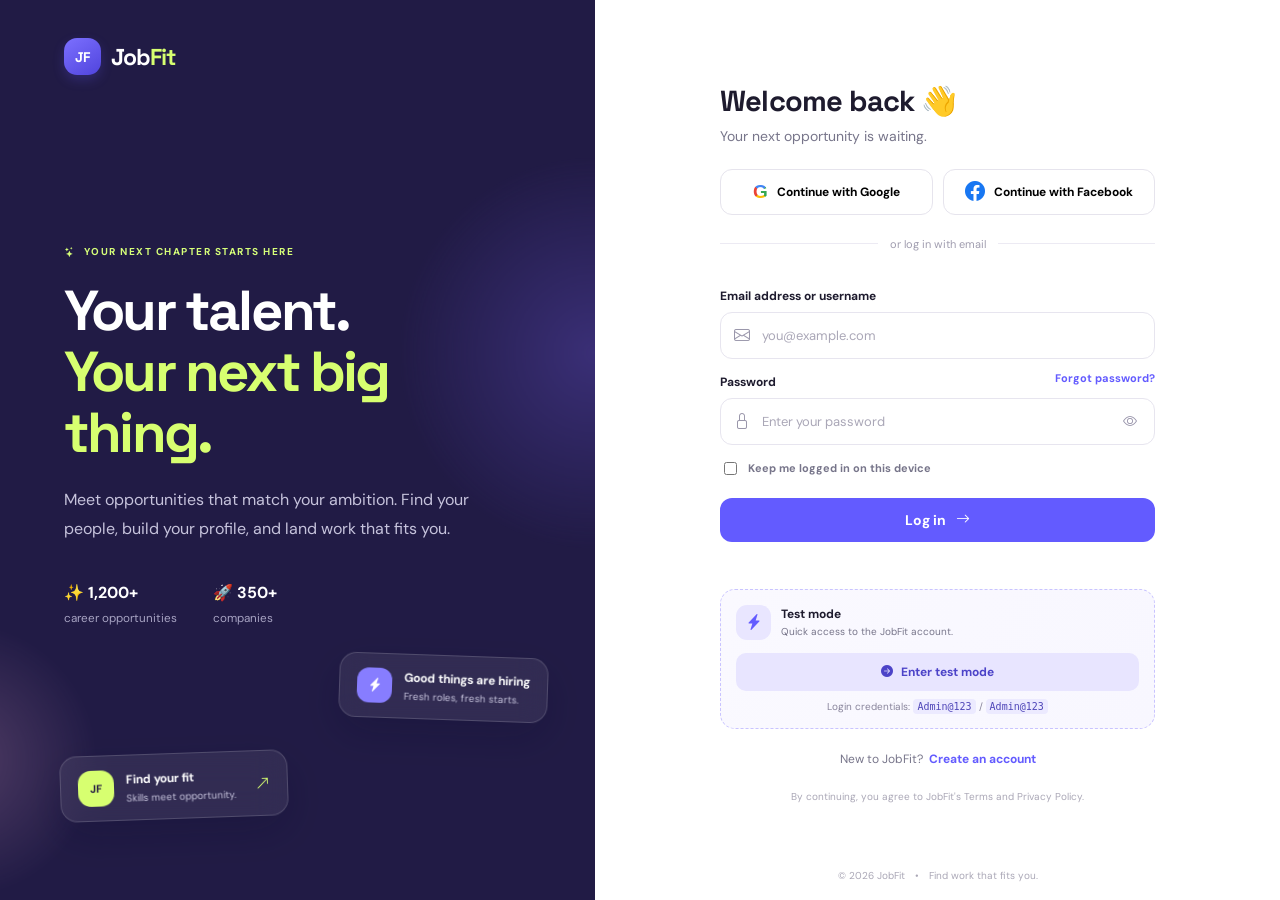
<file: index.html>
<!DOCTYPE html>
<html lang="en">
<head>
  <meta charset="UTF-8">
  <meta name="viewport" content="width=device-width, initial-scale=1.0">
  <meta name="theme-color" content="#635bff">
  <meta http-equiv="refresh" content="0; url=login.html">
  <title>JobFit — Find your fit</title>
  <script>window.location.replace('login.html');</script>
</head>
<body><p>Opening JobFit… <a href="login.html">Continue to login</a></p></body>
</html>
</file>
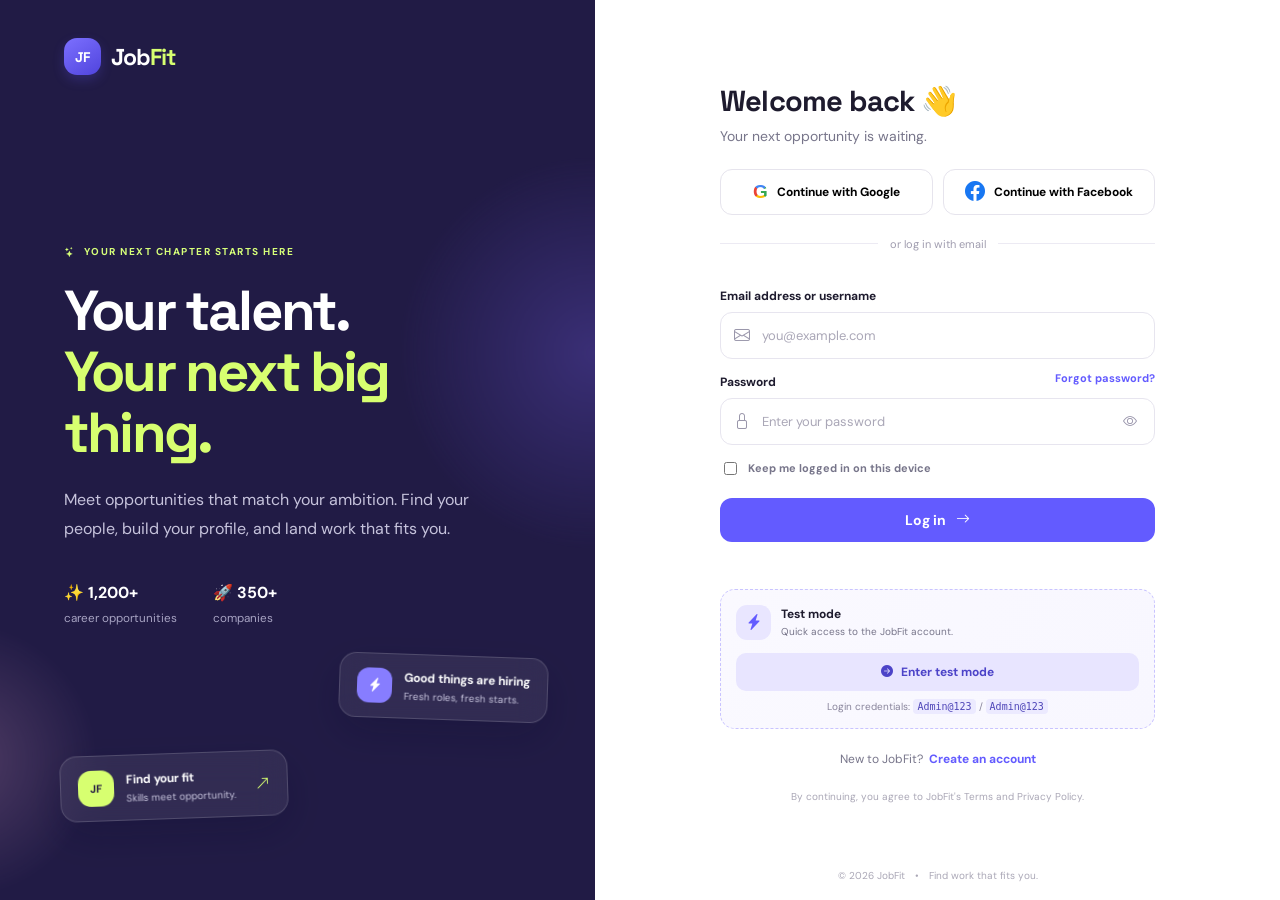
<file: dashboard.html>
<!DOCTYPE html>
<html lang="en">
<head>
  <meta charset="UTF-8">
  <meta name="viewport" content="width=device-width, initial-scale=1.0">
  <meta name="theme-color" content="#635bff">
  <meta name="description" content="JobFit — find work that fits your future.">
  <title>JobFit — Find your fit</title>
  <link rel="preconnect" href="https://fonts.googleapis.com">
  <link rel="preconnect" href="https://fonts.gstatic.com" crossorigin>
  <link href="https://fonts.googleapis.com/css2?family=DM+Sans:wght@400;500;600;700&family=Space+Grotesk:wght@500;600;700&display=swap" rel="stylesheet">
  <link href="https://cdn.jsdelivr.net/npm/bootstrap-icons@1.11.3/font/bootstrap-icons.min.css" rel="stylesheet">
  <link rel="stylesheet" href="css/style.css">
</head>
<body data-start-page="home">
  <div id="toast" class="toast" role="status" aria-live="polite"></div>
  <div id="appView" class="app">
    <aside id="sidebar" class="sidebar">
      <a class="brand sidebar-brand" href="#" data-page="home"><span class="brand-mark">JF</span><span>Job<span class="brand-fit">Fit</span></span></a>
      <div class="side-label">WORKSPACE</div>
      <nav class="side-nav" aria-label="Main navigation">
        <button class="nav-item active" data-page="home"><i class="bi bi-house-door"></i><span>Home</span></button>
        <button class="nav-item" data-page="network"><i class="bi bi-people"></i><span>My Network</span><span class="nav-count">4</span></button>
        <button class="nav-item" data-page="jobs"><i class="bi bi-briefcase"></i><span>Find jobs</span></button>
        <button class="nav-item" data-page="applications"><i class="bi bi-file-earmark-check"></i><span>Applications</span></button>
        <button class="nav-item" data-page="saved"><i class="bi bi-bookmark"></i><span>Saved jobs</span></button>
        <button class="nav-item" data-page="messages"><i class="bi bi-chat-square-text"></i><span>Messages</span><span class="unread-dot"></span></button>
        <button class="nav-item" data-page="notifications"><i class="bi bi-bell"></i><span>Notifications</span></button>
      </nav>
      <div class="side-label side-label-spaced">YOU</div>
      <nav class="side-nav">
        <button class="nav-item" data-page="profile"><i class="bi bi-person-badge"></i><span>My profile</span></button>
        <button class="nav-item" data-page="settings"><i class="bi bi-gear"></i><span>Settings</span></button>
      </nav>
      <div class="sidebar-bottom">
        <div class="upgrade-card"><span class="upgrade-spark"><i class="bi bi-stars"></i></span><b>Make your next move.</b><p>Complete your profile to stand out.</p><button data-page="profile">Improve profile <i class="bi bi-arrow-up-right"></i></button></div>
        <button class="mini-user" data-page="profile"><span class="avatar avatar-purple" id="sidebarAvatar">JF</span><span class="mini-user-text"><b id="sidebarName">JobFit Member</b><small id="sidebarHeadline">Open to opportunities</small></span><i class="bi bi-three-dots"></i></button>
      </div>
    </aside>

    <div class="main-area">
      <header class="topbar">
        <button class="mobile-menu icon-button" id="mobileMenuBtn" aria-label="Open menu"><i class="bi bi-list"></i></button>
        <a class="brand topbar-brand" href="#" data-page="home"><span class="brand-mark">JF</span><span>Job<span class="brand-fit">Fit</span></span></a>
        <div class="global-search"><i class="bi bi-search"></i><input id="globalSearch" type="search" placeholder="Search jobs, people, companies..." aria-label="Search JobFit"><kbd>⌘ K</kbd></div>
        <div class="topbar-actions">
          <button class="icon-button topbar-icon" data-page="messages" aria-label="Messages"><i class="bi bi-chat-square-text"></i><span class="icon-dot"></span></button>
          <button class="icon-button topbar-icon" data-page="notifications" aria-label="Notifications"><i class="bi bi-bell"></i><span class="icon-dot"></span></button>
          <button class="top-profile" data-page="profile"><span class="avatar avatar-purple" id="topAvatar">JF</span><span class="top-profile-name">Me <i class="bi bi-chevron-down"></i></span></button>
          <button class="icon-button logout-top" id="logoutBtn" aria-label="Log out" title="Log out"><i class="bi bi-box-arrow-right"></i></button>
        </div>
      </header>

      <main id="pageContent" class="page-content"></main>
      <footer class="app-footer"><span>© 2026 JobFit</span><a href="#" data-info="About JobFit">About</a><a href="#" data-info="Help Center">Help Center</a><a href="#" data-info="Privacy Policy">Privacy</a><span class="footer-tag"><span class="brand-mark tiny">JF</span> Find your fit.</span></footer>
    </div>
    <nav class="mobile-bottom-nav" aria-label="Mobile navigation">
      <button data-page="home" class="active"><i class="bi bi-house-door"></i><span>Home</span></button>
      <button data-page="network"><i class="bi bi-people"></i><span>Network</span></button>
      <button data-page="jobs"><i class="bi bi-briefcase"></i><span>Jobs</span></button>
      <button data-page="messages"><i class="bi bi-chat-square-text"></i><span>Inbox</span></button>
      <button data-page="profile"><i class="bi bi-person-circle"></i><span>Profile</span></button>
    </nav>
  </div>

  <div class="modal-backdrop hidden" id="modalBackdrop">
    <section class="modal-card" role="dialog" aria-modal="true" aria-labelledby="modalTitle">
      <button class="modal-close icon-button" id="modalClose" aria-label="Close dialog"><i class="bi bi-x-lg"></i></button>
      <div id="modalContent"></div>
    </section>
  </div>
  <script src="js/app.js" defer></script>
</body>
</html>
</file>
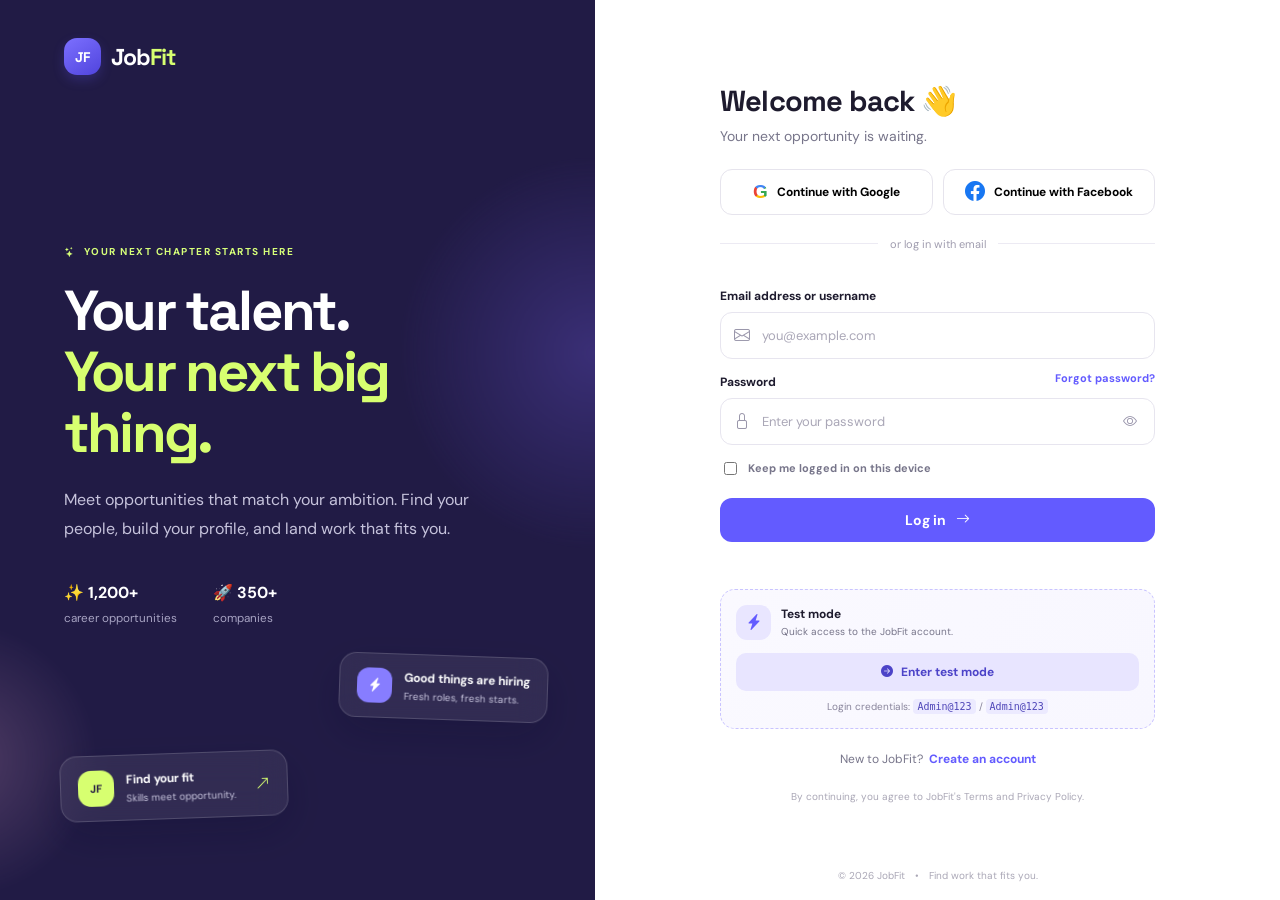
<file: login.html>
<!DOCTYPE html>
<html lang="en">
<head>
  <meta charset="UTF-8">
  <meta name="viewport" content="width=device-width, initial-scale=1.0">
  <meta name="theme-color" content="#635bff">
  <meta name="description" content="JobFit — find work that fits your future.">
  <title>Log in | JobFit</title>
  <link rel="preconnect" href="https://fonts.googleapis.com">
  <link rel="preconnect" href="https://fonts.gstatic.com" crossorigin>
  <link href="https://fonts.googleapis.com/css2?family=DM+Sans:wght@400;500;600;700&family=Space+Grotesk:wght@500;600;700&display=swap" rel="stylesheet">
  <link href="https://cdn.jsdelivr.net/npm/bootstrap-icons@1.11.3/font/bootstrap-icons.min.css" rel="stylesheet">
  <link rel="stylesheet" href="css/style.css">
  <link rel="stylesheet" href="css/auth.css">
  <script src="js/auth.js" defer></script>
</head>
<body class="auth-page" data-auth-page="login">
  <div id="toast" class="toast" role="status" aria-live="polite"></div>
  <main class="auth-shell"><section class="auth-art">
  <a class="brand brand-light" href="login.html" aria-label="JobFit home"><span class="brand-mark">JF</span><span>Job<span class="brand-fit">Fit</span></span></a>
  <div class="art-copy">
    <span class="eyebrow"><i class="bi bi-stars"></i> YOUR NEXT CHAPTER STARTS HERE</span>
    <h1>Your talent.<br><span>Your next big thing.</span></h1>
    <p>Meet opportunities that match your ambition. Find your people, build your profile, and land work that fits you.</p>
    <div class="art-stats"><div><strong>✨ 1,200+</strong><small>career opportunities</small></div><div><strong>🚀 350+</strong><small>companies</small></div></div>
  </div>
  <div class="floating-card float-one"><span class="float-icon violet"><i class="bi bi-lightning-charge-fill"></i></span><div><b>Good things are hiring</b><small>Fresh roles, fresh starts.</small></div></div>
  <div class="floating-card float-two"><div class="avatar avatar-lime">JF</div><div><b>Find your fit</b><small>Skills meet opportunity.</small></div><i class="bi bi-arrow-up-right"></i></div>
  <div class="art-orb orb-one"></div><div class="art-orb orb-two"></div>
</section>
    <section class="auth-panel"><div class="mobile-brand"><a class="brand" href="login.html"><span class="brand-mark">JF</span><span>Job<span class="brand-fit">Fit</span></span></a></div>
      <div class="auth-card"><h2>Welcome back 👋</h2>
<p class="muted">Your next opportunity is waiting.</p>
<div class="social-row"><button class="social-btn" type="button" data-social="Google"><span class="google-g">G</span><span>Continue with Google</span></button><button class="social-btn" type="button" data-social="Facebook"><i class="bi bi-facebook facebook-icon"></i><span>Continue with Facebook</span></button></div>
<div class="separator"><span>or log in with email</span></div>
<form id="loginForm" novalidate>
  <label for="loginEmail">Email address or username</label><div class="input-wrap"><i class="bi bi-envelope"></i><input id="loginEmail" name="email" type="text" placeholder="you@example.com" autocomplete="username" required></div>
  <div class="label-row"><label for="loginPassword">Password</label><button class="text-btn" type="button" id="forgotBtn">Forgot password?</button></div>
  <div class="input-wrap"><i class="bi bi-lock"></i><input id="loginPassword" name="password" type="password" placeholder="Enter your password" autocomplete="current-password" required><button class="show-password" type="button" data-toggle-password="loginPassword" aria-label="Show password"><i class="bi bi-eye"></i></button></div>
  <label class="check-row"><input type="checkbox" id="rememberMe"><span>Keep me logged in on this device</span></label>
  <button class="primary-btn full-btn" type="submit">Log in <i class="bi bi-arrow-right"></i></button>
  <p class="form-message" id="authMessage" role="status" aria-live="polite"></p>
</form>
<div class="test-mode"><div class="test-heading"><span class="test-icon"><i class="bi bi-lightning-charge-fill"></i></span><div><b>Test mode</b><small>Quick access to the JobFit account.</small></div></div><button id="testModeBtn" class="test-btn" type="button"><i class="bi bi-arrow-right-circle-fill"></i> Enter test mode</button><p class="demo-credentials">Login credentials: <code>Admin@123</code> / <code>Admin@123</code></p></div>
<p class="auth-switch">New to JobFit? <a class="text-btn" href="signup.html">Create an account</a></p><p class="legal-note">By continuing, you agree to JobFit's Terms and Privacy Policy.</p></div>
      <footer class="auth-footer">© 2026 JobFit <span>•</span> Find work that fits you.</footer>
    </section>
  </main>
</body>
</html>
</file>
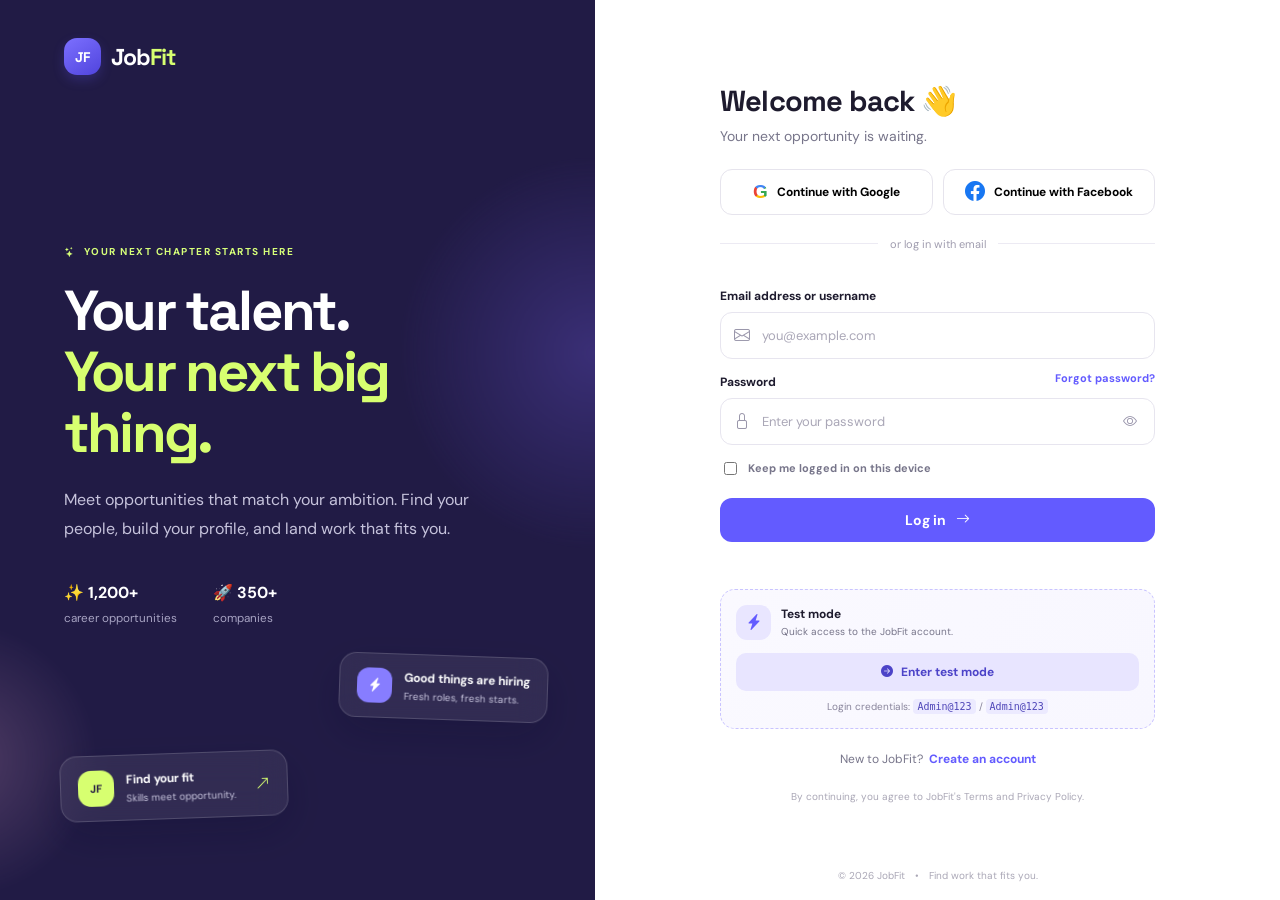
<file: profile.html>
<!DOCTYPE html>
<html lang="en">
<head>
  <meta charset="UTF-8">
  <meta name="viewport" content="width=device-width, initial-scale=1.0">
  <meta name="theme-color" content="#635bff">
  <meta name="description" content="JobFit — find work that fits your future.">
  <title>My Profile | JobFit</title>
  <link rel="preconnect" href="https://fonts.googleapis.com">
  <link rel="preconnect" href="https://fonts.gstatic.com" crossorigin>
  <link href="https://fonts.googleapis.com/css2?family=DM+Sans:wght@400;500;600;700&family=Space+Grotesk:wght@500;600;700&display=swap" rel="stylesheet">
  <link href="https://cdn.jsdelivr.net/npm/bootstrap-icons@1.11.3/font/bootstrap-icons.min.css" rel="stylesheet">
  <link rel="stylesheet" href="css/style.css">
</head>
<body data-start-page="profile">
  <div id="toast" class="toast" role="status" aria-live="polite"></div>
  <div id="appView" class="app">
    <aside id="sidebar" class="sidebar">
      <a class="brand sidebar-brand" href="#" data-page="home"><span class="brand-mark">JF</span><span>Job<span class="brand-fit">Fit</span></span></a>
      <div class="side-label">WORKSPACE</div>
      <nav class="side-nav" aria-label="Main navigation">
        <button class="nav-item active" data-page="home"><i class="bi bi-house-door"></i><span>Home</span></button>
        <button class="nav-item" data-page="network"><i class="bi bi-people"></i><span>My Network</span><span class="nav-count">4</span></button>
        <button class="nav-item" data-page="jobs"><i class="bi bi-briefcase"></i><span>Find jobs</span></button>
        <button class="nav-item" data-page="applications"><i class="bi bi-file-earmark-check"></i><span>Applications</span></button>
        <button class="nav-item" data-page="saved"><i class="bi bi-bookmark"></i><span>Saved jobs</span></button>
        <button class="nav-item" data-page="messages"><i class="bi bi-chat-square-text"></i><span>Messages</span><span class="unread-dot"></span></button>
        <button class="nav-item" data-page="notifications"><i class="bi bi-bell"></i><span>Notifications</span></button>
      </nav>
      <div class="side-label side-label-spaced">YOU</div>
      <nav class="side-nav">
        <button class="nav-item" data-page="profile"><i class="bi bi-person-badge"></i><span>My profile</span></button>
        <button class="nav-item" data-page="settings"><i class="bi bi-gear"></i><span>Settings</span></button>
      </nav>
      <div class="sidebar-bottom">
        <div class="upgrade-card"><span class="upgrade-spark"><i class="bi bi-stars"></i></span><b>Make your next move.</b><p>Complete your profile to stand out.</p><button data-page="profile">Improve profile <i class="bi bi-arrow-up-right"></i></button></div>
        <button class="mini-user" data-page="profile"><span class="avatar avatar-purple" id="sidebarAvatar">JF</span><span class="mini-user-text"><b id="sidebarName">JobFit Member</b><small id="sidebarHeadline">Open to opportunities</small></span><i class="bi bi-three-dots"></i></button>
      </div>
    </aside>

    <div class="main-area">
      <header class="topbar">
        <button class="mobile-menu icon-button" id="mobileMenuBtn" aria-label="Open menu"><i class="bi bi-list"></i></button>
        <a class="brand topbar-brand" href="#" data-page="home"><span class="brand-mark">JF</span><span>Job<span class="brand-fit">Fit</span></span></a>
        <div class="global-search"><i class="bi bi-search"></i><input id="globalSearch" type="search" placeholder="Search jobs, people, companies..." aria-label="Search JobFit"><kbd>⌘ K</kbd></div>
        <div class="topbar-actions">
          <button class="icon-button topbar-icon" data-page="messages" aria-label="Messages"><i class="bi bi-chat-square-text"></i><span class="icon-dot"></span></button>
          <button class="icon-button topbar-icon" data-page="notifications" aria-label="Notifications"><i class="bi bi-bell"></i><span class="icon-dot"></span></button>
          <button class="top-profile" data-page="profile"><span class="avatar avatar-purple" id="topAvatar">JF</span><span class="top-profile-name">Me <i class="bi bi-chevron-down"></i></span></button>
          <button class="icon-button logout-top" id="logoutBtn" aria-label="Log out" title="Log out"><i class="bi bi-box-arrow-right"></i></button>
        </div>
      </header>

      <main id="pageContent" class="page-content"></main>
      <footer class="app-footer"><span>© 2026 JobFit</span><a href="#" data-info="About JobFit">About</a><a href="#" data-info="Help Center">Help Center</a><a href="#" data-info="Privacy Policy">Privacy</a><span class="footer-tag"><span class="brand-mark tiny">JF</span> Find your fit.</span></footer>
    </div>
    <nav class="mobile-bottom-nav" aria-label="Mobile navigation">
      <button data-page="home" class="active"><i class="bi bi-house-door"></i><span>Home</span></button>
      <button data-page="network"><i class="bi bi-people"></i><span>Network</span></button>
      <button data-page="jobs"><i class="bi bi-briefcase"></i><span>Jobs</span></button>
      <button data-page="messages"><i class="bi bi-chat-square-text"></i><span>Inbox</span></button>
      <button data-page="profile"><i class="bi bi-person-circle"></i><span>Profile</span></button>
    </nav>
  </div>

  <div class="modal-backdrop hidden" id="modalBackdrop">
    <section class="modal-card" role="dialog" aria-modal="true" aria-labelledby="modalTitle">
      <button class="modal-close icon-button" id="modalClose" aria-label="Close dialog"><i class="bi bi-x-lg"></i></button>
      <div id="modalContent"></div>
    </section>
  </div>
  <script src="js/app.js" defer></script>
</body>
</html>
</file>
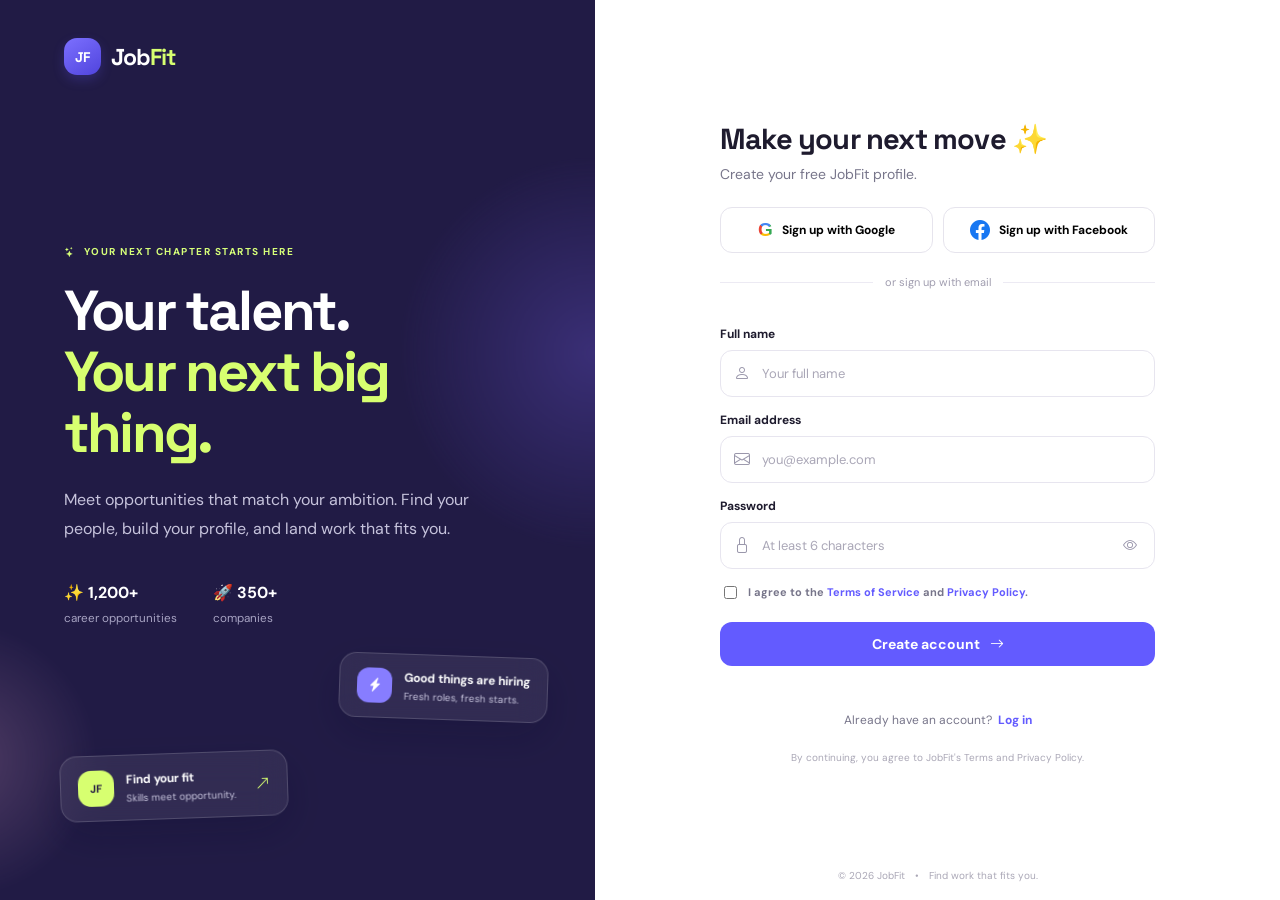
<file: signup.html>
<!DOCTYPE html>
<html lang="en">
<head>
  <meta charset="UTF-8">
  <meta name="viewport" content="width=device-width, initial-scale=1.0">
  <meta name="theme-color" content="#635bff">
  <meta name="description" content="JobFit — find work that fits your future.">
  <title>Create account | JobFit</title>
  <link rel="preconnect" href="https://fonts.googleapis.com">
  <link rel="preconnect" href="https://fonts.gstatic.com" crossorigin>
  <link href="https://fonts.googleapis.com/css2?family=DM+Sans:wght@400;500;600;700&family=Space+Grotesk:wght@500;600;700&display=swap" rel="stylesheet">
  <link href="https://cdn.jsdelivr.net/npm/bootstrap-icons@1.11.3/font/bootstrap-icons.min.css" rel="stylesheet">
  <link rel="stylesheet" href="css/style.css">
  <link rel="stylesheet" href="css/auth.css">
  <script src="js/auth.js" defer></script>
</head>
<body class="auth-page" data-auth-page="signup">
  <div id="toast" class="toast" role="status" aria-live="polite"></div>
  <main class="auth-shell"><section class="auth-art">
  <a class="brand brand-light" href="login.html" aria-label="JobFit home"><span class="brand-mark">JF</span><span>Job<span class="brand-fit">Fit</span></span></a>
  <div class="art-copy">
    <span class="eyebrow"><i class="bi bi-stars"></i> YOUR NEXT CHAPTER STARTS HERE</span>
    <h1>Your talent.<br><span>Your next big thing.</span></h1>
    <p>Meet opportunities that match your ambition. Find your people, build your profile, and land work that fits you.</p>
    <div class="art-stats"><div><strong>✨ 1,200+</strong><small>career opportunities</small></div><div><strong>🚀 350+</strong><small>companies</small></div></div>
  </div>
  <div class="floating-card float-one"><span class="float-icon violet"><i class="bi bi-lightning-charge-fill"></i></span><div><b>Good things are hiring</b><small>Fresh roles, fresh starts.</small></div></div>
  <div class="floating-card float-two"><div class="avatar avatar-lime">JF</div><div><b>Find your fit</b><small>Skills meet opportunity.</small></div><i class="bi bi-arrow-up-right"></i></div>
  <div class="art-orb orb-one"></div><div class="art-orb orb-two"></div>
</section>
    <section class="auth-panel"><div class="mobile-brand"><a class="brand" href="login.html"><span class="brand-mark">JF</span><span>Job<span class="brand-fit">Fit</span></span></a></div>
      <div class="auth-card"><h2>Make your next move ✨</h2>
<p class="muted">Create your free JobFit profile.</p>
<div class="social-row"><button class="social-btn" type="button" data-social="Google"><span class="google-g">G</span><span>Sign up with Google</span></button><button class="social-btn" type="button" data-social="Facebook"><i class="bi bi-facebook facebook-icon"></i><span>Sign up with Facebook</span></button></div>
<div class="separator"><span>or sign up with email</span></div>
<form id="signupForm" novalidate>
  <label for="signupName">Full name</label><div class="input-wrap"><i class="bi bi-person"></i><input id="signupName" name="name" type="text" placeholder="Your full name" autocomplete="name" minlength="2" required></div>
  <label for="signupEmail">Email address</label><div class="input-wrap"><i class="bi bi-envelope"></i><input id="signupEmail" name="email" type="email" placeholder="you@example.com" autocomplete="email" required></div>
  <label for="signupPassword">Password</label><div class="input-wrap"><i class="bi bi-lock"></i><input id="signupPassword" name="password" type="password" placeholder="At least 6 characters" minlength="6" autocomplete="new-password" required><button class="show-password" type="button" data-toggle-password="signupPassword" aria-label="Show password"><i class="bi bi-eye"></i></button></div>
  <label class="check-row"><input id="termsAccepted" type="checkbox" required><span>I agree to the <a href="#" class="inline-link" data-info="Terms of Service">Terms of Service</a> and <a href="#" class="inline-link" data-info="Privacy Policy">Privacy Policy</a>.</span></label>
  <button class="primary-btn full-btn" type="submit">Create account <i class="bi bi-arrow-right"></i></button>
  <p class="form-message" id="authMessage" role="status" aria-live="polite"></p>
</form>
<p class="auth-switch">Already have an account? <a class="text-btn" href="login.html">Log in</a></p><p class="legal-note">By continuing, you agree to JobFit's Terms and Privacy Policy.</p></div>
      <footer class="auth-footer">© 2026 JobFit <span>•</span> Find work that fits you.</footer>
    </section>
  </main>
</body>
</html>
</file>
<file: css/style.css>
:root{--primary:#635bff;--primary-dark:#4f46e5;--ink:#1e1b2e;--muted:#77758a;--line:#eceaf3;--page:#f7f7fb;--surface:#fff;--lime:#d7ff70;--pink:#ffb9dc;--radius:18px;--shadow:0 12px 35px rgba(34,25,78,.06)}
*{box-sizing:border-box}html{scroll-behavior:smooth}body{margin:0;font-family:"DM Sans",sans-serif;color:var(--ink);background:var(--page);font-size:14px}button,input,textarea,select{font:inherit}button{cursor:pointer}a{color:inherit;text-decoration:none}.hidden{display:none!important}.brand{display:inline-flex;align-items:center;gap:10px;font:700 23px "Space Grotesk",sans-serif;letter-spacing:-1px}.brand-mark{display:inline-flex;align-items:center;justify-content:center;width:37px;height:37px;border-radius:13px;background:linear-gradient(145deg,#7c70ff,#5044dd);color:white;font:700 14px "Space Grotesk",sans-serif;letter-spacing:-.7px;box-shadow:0 5px 12px #635bff38}.brand-fit{color:var(--primary)}.brand-light{color:#fff}.brand-light .brand-fit{color:var(--lime)}.tiny{width:20px;height:20px;border-radius:7px;font-size:8px}.muted{color:var(--muted)}.eyebrow{display:inline-flex;align-items:center;gap:8px;font-size:10px;font-weight:700;letter-spacing:1.5px;color:#d6ff79}.primary-btn{border:0;border-radius:12px;background:var(--primary);color:white;padding:13px 17px;font-weight:700;display:inline-flex;justify-content:center;align-items:center;gap:10px;transition:.2s}.primary-btn:hover{background:var(--primary-dark);transform:translateY(-1px)}.full-btn{width:100%;margin-top:5px}.secondary-btn{border:1px solid var(--line);background:#fff;color:var(--ink);border-radius:12px;padding:10px 14px;font-weight:700}.text-btn{border:0;background:none;padding:0;color:var(--primary);font-weight:700}.text-btn:hover,.inline-link:hover{text-decoration:underline}.icon-button{border:0;background:transparent;width:38px;height:38px;border-radius:12px;display:inline-flex;align-items:center;justify-content:center;color:#656278;font-size:19px}.icon-button:hover{background:#f0efff;color:var(--primary)}
/* Auth */
.auth-shell{min-height:100vh;display:grid;grid-template-columns:minmax(390px,.93fr) 1.07fr;background:white}.auth-art{position:relative;overflow:hidden;padding:38px clamp(28px,5vw,76px);background:#211b45;color:#fff;display:flex;flex-direction:column;min-height:100vh}.art-copy{position:relative;z-index:2;margin:auto 0;max-width:520px;padding:60px 0 130px}.art-copy h1{font:700 clamp(40px,4.4vw,64px)/1.08 "Space Grotesk",sans-serif;letter-spacing:-2.8px;margin:22px 0}.art-copy h1 span{color:var(--lime)}.art-copy p{max-width:405px;color:#c6c3dc;font-size:16px;line-height:1.8}.art-stats{display:flex;gap:36px;margin-top:38px}.art-stats div{display:grid;gap:7px}.art-stats strong{font-size:16px}.art-stats small{color:#a7a3c2}.floating-card{position:absolute;z-index:2;display:flex;align-items:center;gap:12px;padding:14px 17px;border:1px solid #ffffff27;border-radius:17px;background:#ffffff12;backdrop-filter:blur(16px);box-shadow:0 15px 40px #0c092c35}.floating-card b,.floating-card small{display:block}.floating-card b{font-size:12px}.floating-card small{font-size:10px;color:#c6c3dc;margin-top:4px}.float-one{right:8%;bottom:20%;transform:rotate(2deg)}.float-two{left:10%;bottom:9%;transform:rotate(-2deg)}.float-two>i{color:var(--lime);margin-left:8px}.float-icon{width:35px;height:35px;display:grid;place-items:center;border-radius:12px}.violet{background:#877dff;color:#fff}.avatar-lime{background:var(--lime);color:#282044}.art-orb{position:absolute;border-radius:50%;filter:blur(1px);opacity:.7}.orb-one{width:400px;height:400px;right:-200px;top:17%;background:radial-gradient(circle,#6e58dc77,transparent 70%)}.orb-two{width:280px;height:280px;left:-180px;bottom:0;background:radial-gradient(circle,#ffb9dc4d,transparent 70%)}.auth-panel{padding:35px clamp(24px,5vw,80px) 18px;display:flex;flex-direction:column;justify-content:center;min-width:0}.auth-card{width:100%;max-width:435px;margin:auto}.mobile-brand{display:none}.auth-tabs{display:flex;gap:6px;background:#f5f4fa;padding:5px;border-radius:13px;margin-bottom:32px}.auth-tab{flex:1;border:0;background:transparent;border-radius:10px;padding:11px;color:var(--muted);font-weight:700}.auth-tab.active{background:#fff;color:var(--ink);box-shadow:0 2px 9px #251a4a0c}.auth-card h2{font:700 29px "Space Grotesk",sans-serif;letter-spacing:-.8px;margin:0 0 8px}.auth-card>.muted,.auth-card #loginFormWrap>.muted,.auth-card #signupFormWrap>.muted{margin:0 0 24px}.social-row{display:grid;grid-template-columns:1fr 1fr;gap:10px}.social-btn{min-height:46px;border:1px solid #e6e4ed;background:#fff;border-radius:12px;display:flex;align-items:center;justify-content:center;gap:9px;padding:8px;font-size:12px;font-weight:700;transition:.2s}.social-btn:hover{border-color:#b8b2ff;background:#faf9ff}.google-g{font:bold 19px Arial;background:conic-gradient(from -45deg,#4285f4 0 25%,#34a853 0 50%,#fbbc05 0 75%,#ea4335 0);color:transparent;background-clip:text;-webkit-background-clip:text}.facebook-icon{font-size:20px;color:#1877f2}.separator{display:flex;align-items:center;gap:12px;color:#a09daf;font-size:11px;margin:22px 0}.separator:before,.separator:after{content:"";height:1px;background:var(--line);flex:1}form>label,.label-row label{display:block;font-size:12px;font-weight:700;margin:15px 0 8px}.input-wrap{display:flex;align-items:center;gap:10px;border:1px solid #e7e5ef;border-radius:12px;padding:0 13px;height:47px;transition:.2s}.input-wrap:focus-within{border-color:#938bff;box-shadow:0 0 0 3px #635bff12}.input-wrap>i{color:#9a97ab;font-size:16px}.input-wrap input{min-width:0;flex:1;border:0;outline:0;background:transparent;color:var(--ink);font-size:13px}.input-wrap input::placeholder{color:#aaa7b7}.label-row{display:flex;align-items:center;justify-content:space-between}.label-row label{margin-bottom:8px}.label-row .text-btn{font-size:11px}.show-password{border:0;background:transparent;color:#9995ab;padding:4px}.check-row{display:flex;align-items:flex-start;gap:8px;font-size:11px;color:var(--muted);line-height:1.5;margin:15px 0}.check-row input{accent-color:var(--primary);margin-top:2px}.inline-link{color:var(--primary);font-weight:700}.test-mode{margin-top:23px;border:1px dashed #c9c4ff;border-radius:15px;background:linear-gradient(120deg,#faf9ff,#f8f7ff);padding:15px}.test-heading{display:flex;align-items:center;gap:10px}.test-icon{width:35px;height:35px;border-radius:11px;background:#e9e6ff;color:var(--primary);display:grid;place-items:center;font-size:16px}.test-heading b,.test-heading small{display:block}.test-heading b{font-size:12px}.test-heading small{font-size:10px;color:var(--muted);margin-top:3px}.demo-badge{margin-left:auto;border-radius:6px;padding:5px 7px;background:#e8ffd1;color:#446c00;font-size:9px;font-weight:800;letter-spacing:.5px}.test-btn{width:100%;border:0;border-radius:10px;padding:11px;margin-top:13px;background:#e8e5ff;color:#4c43c8;font-size:12px;font-weight:700}.test-btn:hover{background:#ddd8ff}.test-btn i{margin-right:5px}.demo-credentials{font-size:10px;color:#88849b;margin:9px 0 0;text-align:center}.demo-credentials code{color:#4f46b8;background:#eceaff;border-radius:4px;padding:2px 4px}.auth-switch{text-align:center;font-size:12px;color:var(--muted);margin:22px 0}.auth-switch .text-btn{margin-left:3px}.legal-note{text-align:center;color:#aaa7b6;font-size:10px;line-height:1.6;margin:18px 0 0}.auth-footer{font-size:10px;color:#aaa7b6;text-align:center;padding-top:18px}.auth-footer span{padding:0 7px}
/* App frame */
.app{min-height:100vh}.sidebar{position:fixed;z-index:20;left:0;top:0;bottom:0;width:245px;background:#fff;border-right:1px solid var(--line);padding:25px 16px 14px;display:flex;flex-direction:column}.sidebar-brand{padding:0 10px 32px}.side-label{font-size:9px;font-weight:800;letter-spacing:1.5px;color:#aaa7b9;padding:0 13px 12px}.side-label-spaced{margin-top:27px}.side-nav{display:grid;gap:5px}.nav-item{display:flex;align-items:center;gap:13px;width:100%;border:0;background:transparent;border-radius:12px;padding:12px 13px;text-align:left;color:#747187;font-size:12px;font-weight:600;transition:.2s}.nav-item i{font-size:18px;width:20px;text-align:center}.nav-item:hover{background:#f7f6ff;color:var(--primary)}.nav-item.active{background:#eeecff;color:var(--primary);font-weight:800}.nav-count{margin-left:auto;background:#e0dcff;color:#5d52e7;border-radius:6px;padding:3px 6px;font-size:9px}.unread-dot{width:6px;height:6px;background:#ff6e9f;border-radius:50%;margin-left:auto}.sidebar-bottom{margin-top:auto}.upgrade-card{background:#f5f3ff;border:1px solid #e9e5ff;border-radius:15px;padding:15px;margin-bottom:14px}.upgrade-spark{display:grid;place-items:center;width:30px;height:30px;background:#e4dfff;border-radius:10px;color:var(--primary);margin-bottom:12px}.upgrade-card b{font-size:12px}.upgrade-card p{font-size:10px;color:var(--muted);line-height:1.5;margin:6px 0 12px}.upgrade-card button{border:0;background:transparent;color:var(--primary);font-size:10px;font-weight:800;padding:0}.mini-user{display:flex;align-items:center;gap:9px;width:100%;border:0;border-top:1px solid var(--line);padding:14px 3px 3px;background:#fff;text-align:left}.avatar{width:36px;height:36px;display:inline-flex;align-items:center;justify-content:center;border-radius:13px;font-size:11px;font-weight:800;flex-shrink:0}.avatar-purple{color:white;background:linear-gradient(135deg,#8274ff,#5546ce)}.avatar-pink{color:#75244c;background:#ffd8eb}.avatar-blue{color:#174b87;background:#cce6ff}.avatar-orange{color:#8b451b;background:#ffe0c7}.avatar-green{color:#276144;background:#d7f6df}.mini-user-text{display:grid;gap:3px;min-width:0;flex:1}.mini-user-text b{font-size:11px;overflow:hidden;text-overflow:ellipsis;white-space:nowrap}.mini-user-text small{font-size:9px;color:var(--muted);overflow:hidden;text-overflow:ellipsis;white-space:nowrap}.mini-user>i{color:#aaa7b8}.main-area{margin-left:245px;min-height:100vh;display:flex;flex-direction:column}.topbar{height:76px;background:#fff;border-bottom:1px solid var(--line);display:flex;align-items:center;gap:24px;padding:0 clamp(20px,3vw,44px);position:sticky;top:0;z-index:15}.topbar-brand{display:none}.global-search{display:flex;align-items:center;gap:10px;width:min(420px,38vw);height:40px;padding:0 12px;background:#f5f4f9;border:1px solid transparent;border-radius:11px;color:#9996ab}.global-search:focus-within{border-color:#c5c0ff;background:white}.global-search input{min-width:0;flex:1;border:0;outline:0;background:transparent;font-size:12px;color:var(--ink)}.global-search kbd{font-size:9px;border:1px solid #e2e0e9;border-radius:5px;padding:3px 5px;color:#aaa7b6;background:white}.topbar-actions{margin-left:auto;display:flex;align-items:center;gap:9px}.topbar-icon{position:relative;background:#f7f6fb}.icon-dot{position:absolute;right:8px;top:7px;width:6px;height:6px;background:#ff6e9f;border:1px solid white;border-radius:50%}.top-profile{display:flex;align-items:center;gap:7px;border:0;background:transparent;padding:3px 6px}.top-profile-name{font-size:10px;color:#77748a}.top-profile-name i{font-size:9px;margin-left:3px}.logout-top{border-left:1px solid var(--line);border-radius:0;margin-left:2px}.page-content{width:100%;max-width:1510px;margin:0 auto;padding:29px clamp(20px,3vw,44px) 40px;flex:1;min-width:0}.app-footer{display:flex;align-items:center;gap:19px;flex-wrap:wrap;padding:18px clamp(20px,3vw,44px);color:#aaa7b7;font-size:10px}.app-footer a:hover{color:var(--primary)}.footer-tag{margin-left:auto;display:flex;align-items:center;gap:6px}.mobile-menu,.mobile-bottom-nav{display:none}
/* Components */
.page-heading{display:flex;align-items:flex-start;justify-content:space-between;gap:18px;margin-bottom:23px}.page-heading h1{font:700 27px "Space Grotesk",sans-serif;letter-spacing:-.8px;margin:0 0 7px}.page-heading p{margin:0;color:var(--muted);font-size:12px;line-height:1.6}.heading-actions{display:flex;gap:9px;align-items:center}.pill{display:inline-flex;align-items:center;gap:5px;border-radius:100px;padding:6px 10px;font-size:10px;font-weight:700;background:#f0efff;color:#635bff}.section-title{font:700 15px "Space Grotesk",sans-serif;letter-spacing:-.3px;margin:0}.section-subtitle{font-size:11px;color:var(--muted);margin:5px 0 0}.panel{background:#fff;border:1px solid var(--line);border-radius:var(--radius);box-shadow:0 2px 8px #24164a03}.panel-pad{padding:20px}.section-head{display:flex;align-items:center;justify-content:space-between;gap:10px;margin-bottom:17px}.section-head .text-btn{font-size:11px}.layout-three{display:grid;grid-template-columns:minmax(190px,.82fr) minmax(330px,1.7fr) minmax(200px,.9fr);gap:19px;align-items:start}.stack{display:grid;gap:16px;min-width:0}.profile-mini{overflow:hidden}.cover-mini{height:69px;background:radial-gradient(circle at 80% 10%,#ffb9dc 0 13%,transparent 14%),linear-gradient(120deg,#28204e,#6558d9)}.profile-mini-body{padding:0 16px 17px}.profile-mini-avatar{margin-top:-24px;border:4px solid white;width:54px;height:54px;border-radius:18px;font-size:15px}.profile-mini h3{font:700 14px "Space Grotesk",sans-serif;margin:9px 0 4px}.profile-mini p{font-size:10px;color:var(--muted);line-height:1.5;margin:0}.mini-divider{height:1px;background:var(--line);margin:15px 0}.metric-row{display:flex;justify-content:space-between;align-items:center;font-size:10px;color:var(--muted);margin:11px 0}.metric-row strong{color:var(--primary);font-size:11px}.progress-track{height:5px;background:#eeecf7;border-radius:8px;overflow:hidden}.progress-fill{height:100%;width:72%;background:linear-gradient(90deg,#635bff,#b7aaff);border-radius:8px}.composer{padding:16px}.composer-top{display:flex;gap:10px;align-items:center}.composer-input{flex:1;border:1px solid #e8e6f0;border-radius:100px;padding:12px 15px;text-align:left;color:#89869a;background:white;font-size:11px}.composer-input:hover{background:#faf9ff;border-color:#d2cdff}.composer-actions{display:flex;justify-content:space-between;align-items:center;gap:8px;margin-top:14px;padding-top:13px;border-top:1px solid #f0eef5}.composer-action{border:0;background:transparent;padding:6px 8px;color:#77748a;font-size:10px;font-weight:700;border-radius:8px}.composer-action:hover{background:#f6f4ff;color:var(--primary)}.composer-action i{margin-right:5px;font-size:15px}.post-card{padding:18px}.post-head{display:flex;align-items:flex-start;gap:10px}.post-author{flex:1;min-width:0}.post-author h3{font-size:12px;margin:1px 0 4px}.post-author p{font-size:10px;color:var(--muted);margin:0;line-height:1.5}.post-author .post-time{font-size:9px;margin-top:3px}.post-menu{border:0;background:transparent;color:#aaa6b8}.post-copy{font-size:12px;line-height:1.75;color:#514e63;margin:15px 0}.post-copy strong{color:var(--ink)}.post-art{border-radius:14px;padding:22px;min-height:130px;display:flex;align-items:center;justify-content:space-between;gap:15px;overflow:hidden}.post-art h4{font:700 19px "Space Grotesk",sans-serif;max-width:230px;margin:0 0 8px;letter-spacing:-.4px}.post-art p{margin:0;font-size:10px;opacity:.75}.post-art .art-emoji{font-size:44px}.art-lilac{background:linear-gradient(115deg,#ece8ff,#d7d0ff);color:#3e327f}.art-lime{background:linear-gradient(115deg,#efffc9,#d8ff80);color:#354616}.art-peach{background:linear-gradient(115deg,#ffe8d7,#ffc4ad);color:#713b2b}.post-stats{display:flex;justify-content:space-between;color:#9995a9;font-size:10px;padding:12px 0;border-bottom:1px solid #f0eef5}.post-actions{display:grid;grid-template-columns:repeat(3,1fr);gap:5px;padding-top:9px}.post-actions-no-comments{grid-template-columns:repeat(2,minmax(0,1fr))}.post-action{border:0;background:transparent;border-radius:8px;padding:8px 3px;color:#79768b;font-size:10px;font-weight:700}.post-action i{font-size:15px;margin-right:5px}.post-action:hover,.post-action.liked{background:#f2f0ff;color:var(--primary)}.job-mini{display:flex;gap:10px;padding:12px 0;border-bottom:1px solid #f1eff6}.job-mini:last-child{border-bottom:0;padding-bottom:0}.company-logo{width:40px;height:40px;display:grid;place-items:center;border-radius:13px;font-size:18px;font-weight:800;flex-shrink:0}.logo-violet{background:#e8e3ff;color:#5c49c9}.logo-green{background:#dff7e7;color:#277b4a}.logo-orange{background:#ffeadc;color:#b95b27}.logo-blue{background:#deedff;color:#2b64aa}.logo-dark{background:#292443;color:#d7ff70}.job-mini-info{min-width:0;flex:1}.job-mini h4{font-size:11px;margin:1px 0 5px}.job-mini p{font-size:9px;color:var(--muted);margin:0 0 5px;line-height:1.5}.job-salary{font-size:10px;font-weight:800;color:#5144ca}.job-meta{font-size:9px;color:#a19daf;margin-top:6px}.save-icon{border:0;background:transparent;color:#a5a1b3;font-size:16px;padding:3px}.save-icon.saved{color:var(--primary)}.trend-row{display:flex;gap:9px;padding:10px 0;border-bottom:1px solid #f1eff6}.trend-row:last-child{border-bottom:0}.trend-number{font-size:10px;color:#aaa5b9;font-weight:800}.trend-row b{display:block;font-size:10px}.trend-row small{display:block;color:var(--muted);font-size:9px;margin-top:4px}.tip-card{background:#282044;color:#fff;border-radius:var(--radius);padding:19px;position:relative;overflow:hidden}.tip-card:after{content:"✦";position:absolute;right:10px;top:-25px;font-size:100px;color:#ffffff0c}.tip-card .pill{background:#d7ff70;color:#333f15}.tip-card h3{font:700 16px "Space Grotesk",sans-serif;line-height:1.4;margin:14px 0 7px;position:relative;z-index:1}.tip-card p{color:#c5c1d9;font-size:10px;line-height:1.7;position:relative;z-index:1}.tip-card button{border:0;background:var(--lime);color:#2b2544;border-radius:9px;padding:9px 11px;font-size:10px;font-weight:800;position:relative;z-index:1}
/* Job pages */
.job-layout{display:grid;grid-template-columns:minmax(235px,.8fr) minmax(0,1.7fr);gap:20px;align-items:start}.filter-panel{padding:20px;position:sticky;top:95px}.filter-group{padding:15px 0;border-bottom:1px solid var(--line)}.filter-group:last-child{border:0;padding-bottom:0}.filter-group h4{font-size:11px;margin:0 0 12px}.filter-group label{display:flex;align-items:center;gap:8px;color:#77748a;font-size:11px;margin:10px 0}.filter-group input[type=checkbox],.filter-group input[type=radio]{accent-color:var(--primary)}.filter-group input[type=text],.filter-group select{width:100%;border:1px solid var(--line);border-radius:9px;padding:10px;font-size:11px;outline:none}.job-searchbar{display:flex;gap:8px;margin-bottom:15px}.job-searchbar .input-wrap{flex:1;background:#fff}.job-results-head{display:flex;justify-content:space-between;align-items:center;margin-bottom:12px}.job-results-head p{font-size:11px;color:var(--muted)}.job-listing{padding:18px;margin-bottom:11px;transition:.2s}.job-listing:hover{border-color:#d5d0ff;box-shadow:0 8px 22px #392c6c0a}.job-listing-top{display:flex;gap:12px}.job-listing .company-logo{width:48px;height:48px;border-radius:14px;font-size:21px}.job-listing-main{flex:1;min-width:0}.job-listing h3{font:700 14px "Space Grotesk",sans-serif;margin:1px 0 5px}.job-listing .company-name{font-size:11px;color:#77748a;margin:0 0 7px}.job-listing .job-detail-line{font-size:10px;color:#9995a8;line-height:1.7}.job-listing .salary{font-size:11px;font-weight:800;color:#4d43bf;margin-top:9px}.job-listing-bottom{display:flex;align-items:center;justify-content:space-between;gap:10px;margin-top:14px;padding-top:13px;border-top:1px solid #f0eef5}.tag-row{display:flex;gap:6px;flex-wrap:wrap}.tag{border-radius:7px;background:#f3f2fa;padding:5px 8px;font-size:9px;color:#6d6981;font-weight:700}.tag.green{background:#e6f8e9;color:#287547}.tag.pink{background:#fff0f7;color:#b34c83}.job-actions{display:flex;gap:7px}.small-btn{border:1px solid #dedaff;background:#fff;color:var(--primary);border-radius:9px;padding:8px 11px;font-size:10px;font-weight:800}.small-btn:hover{background:#f4f2ff}.small-btn.filled{background:var(--primary);color:white;border-color:var(--primary)}.search-heading{display:flex;align-items:center;gap:12px;margin-bottom:20px}.search-heading .global-search{width:100%;max-width:none;background:white;border-color:var(--line)}.job-detail-grid{display:grid;grid-template-columns:minmax(0,1.6fr) minmax(220px,.8fr);gap:18px;align-items:start}.detail-hero{padding:23px}.detail-hero h1{font:700 23px "Space Grotesk",sans-serif;margin:17px 0 7px}.detail-hero .company-name{color:var(--muted);font-size:12px}.detail-section{padding:22px;margin-top:13px}.detail-section h3{font:700 15px "Space Grotesk",sans-serif;margin:0 0 13px}.detail-section p,.detail-section li{color:#6f6b80;font-size:12px;line-height:1.8}.detail-section ul{padding-left:19px}.salary-big{font:700 20px "Space Grotesk",sans-serif;color:#5144ca;margin:8px 0}.application-row{display:flex;align-items:center;gap:13px;padding:16px 0;border-bottom:1px solid var(--line)}.application-row:last-child{border-bottom:0}.application-row .job-mini-info{flex:1}.status{display:inline-flex;border-radius:7px;padding:6px 8px;font-size:9px;font-weight:800;background:#f0eff6;color:#77748a}.status.review{background:#fff4d8;color:#97690a}.status.interview{background:#e8e4ff;color:#5c4dc2}.status.accepted{background:#e0f7e6;color:#267849}.status.rejected{background:#ffe7e9;color:#ba3c54}
/* Profile/network/messages */
.profile-cover{height:150px;background:radial-gradient(circle at 82% 22%,#d7ff70 0 7%,transparent 7.5%),radial-gradient(circle at 76% 48%,#ffb9dc 0 12%,transparent 12.5%),linear-gradient(110deg,#282044,#7568ec);border-radius:var(--radius) var(--radius) 0 0}.profile-main{padding:0 25px 23px}.profile-main-top{display:flex;align-items:flex-end;justify-content:space-between;margin-top:-36px;gap:15px}.profile-big-avatar{width:88px;height:88px;border-radius:26px;border:5px solid white;font-size:24px}.profile-main h1{font:700 23px "Space Grotesk",sans-serif;margin:14px 0 5px}.profile-main .headline{font-size:12px;color:#77748a;line-height:1.7}.profile-meta{font-size:10px;color:#9995a8;margin-top:9px}.profile-badges{display:flex;gap:7px;flex-wrap:wrap;margin-top:12px}.skill-list{display:flex;gap:8px;flex-wrap:wrap}.skill-chip{border-radius:9px;padding:8px 11px;background:#f4f2ff;color:#5d51c5;font-size:10px;font-weight:700}.people-grid{display:grid;grid-template-columns:repeat(3,minmax(0,1fr));gap:13px}.person-card{padding:18px;text-align:center}.person-card .avatar{width:65px;height:65px;border-radius:22px;font-size:17px;margin:4px auto 12px}.person-card h3{font-size:12px;margin:0 0 5px}.person-card p{font-size:10px;color:var(--muted);line-height:1.5;min-height:30px;margin:0 0 13px}.person-card .small-btn{width:100%}.message-layout{display:grid;grid-template-columns:minmax(210px,.8fr) minmax(0,1.5fr);min-height:530px;overflow:hidden}.conversation-list{border-right:1px solid var(--line)}.conversation-search{margin:0 15px 10px;width:calc(100% - 30px);border:1px solid var(--line);border-radius:9px;padding:10px;font-size:11px;outline:none}.conversation-item{display:flex;align-items:center;gap:10px;padding:13px 16px;width:100%;border:0;background:white;text-align:left;border-top:1px solid #f3f1f7}.conversation-item.active,.conversation-item:hover{background:#f7f5ff}.conversation-item .avatar{width:37px;height:37px}.conversation-item b{display:block;font-size:11px}.conversation-item small{display:block;font-size:10px;color:var(--muted);margin-top:4px;overflow:hidden;text-overflow:ellipsis;white-space:nowrap;max-width:145px}.chat-area{display:flex;flex-direction:column;min-width:0}.chat-head{display:flex;align-items:center;gap:10px;padding:15px;border-bottom:1px solid var(--line)}.chat-head b{font-size:12px}.chat-head small{display:block;color:var(--muted);font-size:10px;margin-top:4px}.chat-body{flex:1;padding:18px;display:flex;flex-direction:column;gap:12px;min-height:320px;max-height:440px;overflow-y:auto;background:#fcfbff}.chat-message{max-width:80%;border-radius:13px;padding:10px 12px;font-size:11px;line-height:1.6;background:white;border:1px solid var(--line);align-self:flex-start}.chat-message.mine{background:#635bff;color:white;border-color:#635bff;align-self:flex-end;border-bottom-right-radius:4px}.chat-message:not(.mine){border-bottom-left-radius:4px}.chat-compose{display:flex;gap:8px;padding:13px;border-top:1px solid var(--line)}.chat-compose input{flex:1;min-width:0;border:1px solid var(--line);border-radius:100px;padding:10px 13px;font-size:11px;outline:none}.chat-compose button{width:38px;border:0;border-radius:12px;background:var(--primary);color:#fff}.notification-item{display:flex;gap:12px;padding:17px 0;border-bottom:1px solid var(--line)}.notification-item:last-child{border-bottom:0}.notification-item .avatar{width:40px;height:40px}.notification-item p{font-size:11px;line-height:1.6;margin:2px 0;color:#6e6a80}.notification-item small{font-size:9px;color:#a09caf}.notification-item.unread{background:#faf9ff;margin:0 -12px;padding:17px 12px}.settings-row{display:flex;align-items:center;gap:13px;padding:16px 0;border-bottom:1px solid var(--line)}.settings-row:last-child{border:0}.settings-row>i{width:37px;height:37px;display:grid;place-items:center;border-radius:12px;background:#f1efff;color:var(--primary);font-size:17px}.settings-row div{flex:1}.settings-row b{font-size:12px}.settings-row p{font-size:10px;color:var(--muted);margin:5px 0 0;line-height:1.5}.settings-row input[type=checkbox]{accent-color:var(--primary);width:17px;height:17px}.empty-state{text-align:center;padding:45px 15px;color:var(--muted)}.empty-state i{font-size:35px;color:#b4afff}.empty-state h3{font:700 16px "Space Grotesk",sans-serif;color:var(--ink);margin:13px 0 6px}.empty-state p{font-size:11px;line-height:1.6}
/* Modal and toast */
.modal-backdrop{position:fixed;inset:0;background:#1c173b77;backdrop-filter:blur(5px);z-index:80;display:grid;place-items:center;padding:20px}.modal-card{width:min(100%,520px);max-height:min(88vh,800px);overflow:auto;position:relative;background:white;border-radius:22px;padding:27px;box-shadow:0 30px 100px #1a133a3d}.modal-close{position:absolute;right:13px;top:13px}.modal-card h2{font:700 22px "Space Grotesk",sans-serif;margin:0 35px 8px 0}.modal-card .muted{font-size:12px;line-height:1.6}.modal-form{display:grid;gap:12px;margin-top:18px}.modal-form label{font-size:11px;font-weight:700;display:grid;gap:7px}.modal-form input,.modal-form textarea,.modal-form select{width:100%;border:1px solid var(--line);border-radius:10px;padding:11px;outline:none;resize:vertical}.modal-form input:focus,.modal-form textarea:focus{border-color:#a29aff}.toast{position:fixed;top:18px;left:50%;transform:translate(-50%,-140%);opacity:0;transition:.3s;z-index:100;background:#211b45;color:white;border-radius:12px;padding:12px 17px;box-shadow:0 10px 30px #211b4533;font-size:12px;max-width:calc(100vw - 30px)}.toast.show{transform:translate(-50%,0);opacity:1}.toast i{color:var(--lime);margin-right:7px}
@media(max-width:1200px){.sidebar{width:220px}.main-area{margin-left:220px}.layout-three{grid-template-columns:minmax(175px,.75fr) minmax(300px,1.6fr)}.right-column{grid-column:2;grid-row:2;grid-template-columns:repeat(2,minmax(0,1fr))}.right-column>.tip-card{grid-column:span 2}.topbar{gap:15px}.global-search{width:min(350px,35vw)}}
@media(max-width:900px){.auth-shell{grid-template-columns:.78fr 1.22fr}.auth-art{padding:30px}.art-copy h1{font-size:43px}.float-one{right:3%;bottom:13%}.float-two{left:5%;bottom:4%}.sidebar{width:72px;padding:20px 9px}.sidebar-brand{padding:0 8px 30px}.sidebar-brand>span:last-child,.side-label,.nav-item span,.upgrade-card,.mini-user-text,.mini-user>i{display:none}.nav-item{justify-content:center;padding:13px 8px}.nav-item i{font-size:20px}.mini-user{justify-content:center}.main-area{margin-left:72px}.layout-three{grid-template-columns:minmax(0,1fr) minmax(0,1.7fr)}.left-column{grid-column:1;grid-row:1}.center-column{grid-column:2;grid-row:1 / span 2}.right-column{grid-column:1;grid-row:2;grid-template-columns:1fr}.right-column>.tip-card{grid-column:auto}.job-layout{grid-template-columns:220px minmax(0,1fr)}.people-grid{grid-template-columns:repeat(2,minmax(0,1fr))}.top-profile-name{display:none}}
@media(max-width:650px){body{font-size:13px}.auth-shell{display:block;min-height:100vh}.auth-art{display:none}.auth-panel{min-height:100vh;padding:22px 20px 15px}.mobile-brand{display:block;margin:4px 0 34px}.auth-card{max-width:430px}.auth-tabs{margin-bottom:26px}.auth-card h2{font-size:27px}.social-row{grid-template-columns:1fr}.social-btn{font-size:12px}.auth-footer{padding-top:22px}.sidebar{display:none;position:fixed;left:0;top:0;bottom:0;width:260px;padding:23px 16px;box-shadow:15px 0 45px #1c173b25}.sidebar.mobile-open{display:flex}.sidebar-brand>span:last-child,.side-label,.nav-item span,.upgrade-card,.mini-user-text,.mini-user>i{display:initial}.nav-item{justify-content:flex-start;padding:12px 13px}.nav-item span{display:inline}.main-area{margin-left:0;padding-bottom:66px}.topbar{height:64px;padding:0 14px;gap:10px}.mobile-menu{display:inline-flex}.topbar-brand{display:inline-flex;font-size:20px;gap:7px}.topbar-brand .brand-mark{width:32px;height:32px;border-radius:11px}.global-search{flex:1;width:auto;min-width:0;height:37px}.global-search kbd{display:none}.topbar-actions{gap:3px}.topbar-icon{display:none}.top-profile{padding:0}.top-profile-name{display:none}.top-profile .avatar{width:32px;height:32px}.logout-top{display:none}.page-content{padding:22px 14px 28px}.app-footer{padding:14px 16px 20px;gap:12px}.footer-tag{margin-left:0}.page-heading{margin-bottom:18px}.page-heading h1{font-size:24px}.page-heading p{font-size:11px}.heading-actions{flex-wrap:wrap}.layout-three{display:flex;flex-direction:column}.left-column,.center-column,.right-column{width:100%;display:grid;grid-template-columns:1fr;grid-row:auto;grid-column:auto}.left-column{order:1}.center-column{order:2}.right-column{order:3}.right-column>.tip-card{grid-column:auto}.profile-mini{display:none}.job-layout{display:flex;flex-direction:column}.filter-panel{position:static;width:100%}.job-detail-grid{grid-template-columns:1fr}.job-detail-grid>.stack{grid-row:1}.job-searchbar{flex-wrap:wrap}.job-searchbar .input-wrap{flex-basis:100%}.job-listing{padding:14px}.job-listing-bottom{align-items:flex-start;flex-direction:column}.job-actions{width:100%}.job-actions button{flex:1}.people-grid{grid-template-columns:repeat(2,minmax(0,1fr));gap:9px}.person-card{padding:13px 10px}.person-card .avatar{width:53px;height:53px}.message-layout{grid-template-columns:1fr;min-height:0}.conversation-list{border-right:0}.conversation-list .conversation-item{display:none}.conversation-list .conversation-item:first-of-type{display:flex}.chat-area{min-height:430px;border-top:1px solid var(--line)}.chat-body{min-height:300px}.profile-cover{height:110px}.profile-main{padding:0 16px 19px}.profile-main-top{margin-top:-30px}.profile-big-avatar{width:73px;height:73px;border-radius:22px;font-size:20px}.profile-main h1{font-size:20px}.panel-pad{padding:16px}.post-card{padding:14px}.post-art{padding:17px;min-height:112px}.post-art h4{font-size:16px}.post-art .art-emoji{font-size:32px}.modal-card{padding:23px 18px;border-radius:18px}.mobile-bottom-nav{position:fixed;display:flex;z-index:30;bottom:0;left:0;right:0;background:#fff;border-top:1px solid var(--line);padding:7px 4px calc(7px + env(safe-area-inset-bottom));justify-content:space-around}.mobile-bottom-nav button{display:grid;justify-items:center;gap:3px;border:0;background:transparent;color:#8b879d;font-size:9px;min-width:53px;padding:3px 5px}.mobile-bottom-nav button i{font-size:19px}.mobile-bottom-nav button.active{color:var(--primary);font-weight:800}.app-footer{font-size:9px}}
@media(max-width:380px){.topbar-brand>span:last-child{display:none}.topbar{gap:7px}.global-search input{font-size:10px}.people-grid{grid-template-columns:1fr}.art-stats{gap:18px}.auth-panel{padding-left:16px;padding-right:16px}}

/* Profile refresh: social profile layout, polished motion, and responsive details */
.profile-page-wrap{--profile-ink:#211d35;max-width:1180px;margin:0 auto}.profile-enter{animation:profileReveal .55s cubic-bezier(.2,.7,.2,1) both}.profile-cover-card{overflow:hidden;border-radius:22px;box-shadow:0 10px 35px rgba(36,27,78,.055)}.profile-cover-rich{height:205px;position:relative;isolation:isolate;border-radius:0;background:linear-gradient(115deg,#221c46 0%,#4f43b5 48%,#8a7cff 100%);overflow:hidden}.profile-cover-rich:before{content:"";position:absolute;inset:0;z-index:-1;background-image:radial-gradient(circle at 15% 20%,#ffffff14 0 1px,transparent 2px),radial-gradient(circle at 40% 70%,#ffffff17 0 1px,transparent 2px),radial-gradient(circle at 70% 35%,#ffffff1a 0 1px,transparent 2px);background-size:42px 42px,57px 57px,34px 34px}.profile-cover-rich:after{content:"";position:absolute;width:370px;height:370px;border:1px solid #ffffff24;border-radius:50%;right:7%;top:-235px;box-shadow:0 0 0 35px #ffffff08,0 0 0 72px #ffffff06;pointer-events:none}.cover-glow{position:absolute;border-radius:50%;filter:blur(2px);pointer-events:none}.cover-glow-one{width:210px;height:210px;right:18%;bottom:-130px;background:#d7ff70;opacity:.85;animation:coverFloat 7s ease-in-out infinite}.cover-glow-two{width:155px;height:155px;right:4%;top:10px;background:#ffb9dc;opacity:.68;animation:coverFloat 9s ease-in-out infinite reverse}.cover-caption{position:absolute;left:27px;top:25px;color:#ffffffc7;font-size:10px;font-weight:800;letter-spacing:2.2px}.cover-caption i{color:#d7ff70;margin-right:7px}.cover-edit{position:absolute;right:20px;top:18px;width:38px;height:38px;border:1px solid #ffffff52;background:#ffffff1a;color:#fff;border-radius:12px;backdrop-filter:blur(8px);transition:transform .2s,background .2s}.cover-edit:hover{transform:translateY(-3px) rotate(-4deg);background:#ffffff30}.profile-main-rich{padding:0 30px 23px}.profile-main-top-rich{margin-top:-47px;align-items:flex-end;position:relative;z-index:2}.profile-avatar-rich{width:104px;height:104px;border-radius:30px;border:6px solid #fff;box-shadow:0 8px 24px #20184a1c;font-size:28px;transition:transform .3s cubic-bezier(.2,.8,.2,1),box-shadow .3s}.profile-avatar-rich:hover{transform:translateY(-4px) rotate(-2deg);box-shadow:0 14px 28px #20184a24}.profile-top-actions{display:flex;align-items:center;gap:10px;padding-bottom:5px}.profile-member-pill{background:#f0efff;color:#5c50d4}.profile-edit-btn{border-color:#dcd8ff;background:#fff;color:#5044c8;transition:transform .2s,box-shadow .2s,border-color .2s}.profile-edit-btn:hover{transform:translateY(-2px);box-shadow:0 7px 16px #635bff1c;border-color:#aaa2ff}.profile-title-row{display:flex;align-items:flex-start;justify-content:space-between;gap:20px;margin-top:12px}.profile-main-rich h1{font:700 29px/1.15 "Space Grotesk",sans-serif;letter-spacing:-1px;color:var(--profile-ink);margin:0 0 7px}.profile-main-rich .headline{font-size:13px;line-height:1.6;color:#66627b;margin:0}.profile-meta-rich{display:flex;align-items:center;gap:8px;font-size:11px;margin:9px 0 0}.profile-meta-rich .text-btn{font-size:11px}.profile-badges .tag{display:inline-flex;align-items:center;gap:6px;border-radius:100px;padding:7px 10px;font-size:10px}.profile-mini-stat{display:flex;flex-direction:column;align-items:flex-end;gap:3px;padding-top:5px}.profile-mini-stat b{font:700 24px "Space Grotesk",sans-serif;color:#5145c8}.profile-mini-stat span{font-size:10px;color:var(--muted)}.profile-tabs{display:flex;align-items:center;gap:6px;padding:0 25px;border-top:1px solid #f0eef7;overflow-x:auto;scrollbar-width:none}.profile-tabs::-webkit-scrollbar{display:none}.profile-tab{position:relative;display:inline-flex;align-items:center;gap:8px;white-space:nowrap;border:0;background:transparent;color:#7c788f;padding:16px 12px 15px;font-size:11px;font-weight:700;transition:color .2s}.profile-tab i{font-size:14px}.profile-tab span{display:inline-grid;place-items:center;min-width:19px;height:19px;padding:0 5px;border-radius:7px;background:#f0eff8;font-size:9px}.profile-tab:after{content:"";position:absolute;left:12px;right:12px;bottom:0;height:3px;border-radius:3px 3px 0 0;background:var(--primary);transform:scaleX(0);transform-origin:left;transition:transform .25s}.profile-tab:hover,.profile-tab.active{color:var(--primary)}.profile-tab.active:after{transform:scaleX(1)}.profile-content-grid{display:grid;grid-template-columns:minmax(275px,.82fr) minmax(0,1.55fr);gap:19px;align-items:start;margin-top:19px}.profile-left-column,.profile-right-column{display:grid;gap:16px;min-width:0}.profile-side-card,.profile-detail-section{border-radius:18px;transition:transform .25s,box-shadow .25s}.profile-side-card:hover,.profile-detail-section:hover{box-shadow:0 10px 26px #2d20530b}.profile-side-card .section-head,.profile-detail-section .section-head{margin-bottom:13px}.profile-icon-edit{width:34px;height:34px;border:1px solid #eeecf6;background:#fff;font-size:15px}.profile-icon-edit:hover{background:#f1efff;transform:rotate(-5deg)}.profile-about-copy{font-size:12px;line-height:1.85;color:#5f5b72;margin:0;white-space:pre-line}.profile-inline-link{display:inline-flex;align-items:center;gap:7px;border:0;background:transparent;color:#6255d8;font-size:10px;font-weight:800;padding:14px 0 0}.profile-inline-link:hover{gap:11px}.profile-detail-list{display:grid;gap:15px}.profile-detail-row{display:flex;align-items:center;gap:11px;min-width:0}.profile-detail-icon{display:grid;place-items:center;width:36px;height:36px;flex-shrink:0;border-radius:12px;background:#f3f1ff;color:#6659dd;font-size:15px;transition:transform .2s,background .2s}.profile-detail-row:hover .profile-detail-icon{transform:scale(1.07) rotate(-4deg);background:#e9e5ff}.profile-detail-row>div{min-width:0}.profile-detail-row small{display:block;color:#9995aa;font-size:9px;margin-bottom:4px}.profile-detail-row p{font-size:11px;font-weight:700;color:#48445d;margin:0;overflow-wrap:anywhere}.profile-skill-list{display:flex;flex-wrap:wrap;gap:7px}.profile-skill-pill{padding:8px 10px;border:1px solid #e7e3ff;border-radius:9px;background:linear-gradient(135deg,#f7f5ff,#fff);color:#5b50bc;font-size:10px;font-weight:700;transition:transform .2s,box-shadow .2s}.profile-skill-pill:hover{transform:translateY(-3px);box-shadow:0 6px 14px #635bff14}.profile-empty-text{font-size:11px;line-height:1.7;margin:0}.profile-progress-number{color:#5c50d4;font:700 17px "Space Grotesk",sans-serif}.profile-progress-track{height:7px;border-radius:99px;background:#efedf7;overflow:hidden}.profile-progress-track span{display:block;height:100%;border-radius:99px;background:linear-gradient(90deg,#6255e7,#a49aff,#d7ff70);animation:progressGrow .8s ease-out both}.profile-progress-tip{font-size:10px;line-height:1.7;color:#858198;margin:10px 0 0}.profile-post-composer{padding:17px;border-radius:18px;transition:box-shadow .25s,transform .25s}.profile-post-composer:hover{box-shadow:0 12px 28px #2d20530c}.profile-composer-top{display:flex;align-items:center;gap:11px}.profile-composer-top>.avatar{width:43px;height:43px;border-radius:15px;flex-shrink:0}.profile-composer-input{flex:1;min-width:0;text-align:left;border:1px solid #e8e5f1;background:#faf9fd;color:#8b879b;border-radius:14px;padding:13px 15px;font-size:11px;transition:background .2s,border-color .2s,box-shadow .2s}.profile-composer-input:hover{background:#fff;border-color:#c7c0ff;box-shadow:0 0 0 4px #635bff0b}.profile-composer-bottom{display:flex;align-items:center;justify-content:space-between;gap:10px;border-top:1px solid #f0eef6;margin-top:15px;padding-top:12px}.profile-composer-bottom>span{font-size:10px;color:#8d899f}.profile-composer-bottom>span i{margin-right:5px}.profile-compose-btn{border:0;border-radius:10px;background:#f0efff;color:#5b50d4;padding:9px 12px;font-size:10px;font-weight:800;transition:background .2s,transform .2s}.profile-compose-btn:hover{background:#e4e0ff;transform:translateY(-2px)}.profile-post-section{scroll-margin-top:88px}.profile-post-section-head{display:flex;align-items:center;justify-content:space-between;gap:12px;margin:4px 2px 12px}.profile-post-section-head h2{font:700 19px "Space Grotesk",sans-serif;letter-spacing:-.5px;margin:0}.profile-post-section-head p{font-size:10px;color:var(--muted);margin:5px 0 0}.profile-sort-btn{padding:9px 11px;font-size:10px;white-space:nowrap}.profile-own-posts{display:grid;gap:14px}.profile-own-posts .post-card{border-radius:18px;animation:postReveal .45s ease both;transition:transform .25s,box-shadow .25s}.profile-own-posts .post-card:hover{transform:translateY(-2px);box-shadow:0 13px 30px #2d20530c}.profile-no-posts{text-align:center;padding:35px 22px;border-radius:18px;animation:postReveal .45s ease both}.no-posts-art{display:grid;place-items:center;width:64px;height:64px;border-radius:22px;background:linear-gradient(135deg,#eeeaff,#dcd6ff);color:#5d51cf;font-size:26px;margin:0 auto 15px;animation:iconBob 3s ease-in-out infinite}.profile-no-posts h3{font:700 17px "Space Grotesk",sans-serif;margin:0 0 7px}.profile-no-posts p{max-width:340px;margin:0 auto 17px;font-size:11px;line-height:1.8;color:var(--muted)}.profile-no-posts .primary-btn{padding:11px 14px;font-size:11px}.profile-detail-section{scroll-margin-top:90px}.profile-timeline-item{display:flex;align-items:flex-start;gap:12px;padding:13px 0;border-bottom:1px solid #f1eff7}.profile-timeline-item:last-child{border-bottom:0;padding-bottom:0}.profile-timeline-icon{width:40px;height:40px;display:grid;place-items:center;flex-shrink:0;border-radius:13px;background:#ece8ff;color:#5d50cf;font-size:16px}.profile-timeline-icon.education{background:#e4f3ff;color:#3b75bd}.profile-timeline-item b{display:block;font-size:11px;color:#3c3852;margin:2px 0 5px}.profile-timeline-item p{font-size:10px;color:var(--muted);margin:0;line-height:1.6}.profile-empty-inline{display:flex;align-items:center;gap:9px;color:#8d899e;font-size:11px;padding:4px 0}.profile-empty-inline>i{font-size:16px;color:#8a80ec}.profile-empty-inline .text-btn{margin-left:auto;font-size:10px;white-space:nowrap}.profile-edit-modal-head{display:flex;gap:13px;align-items:flex-start;margin:0 30px 18px 0}.profile-edit-modal-head h2{margin:0 0 5px!important}.profile-edit-modal-head .muted{margin:0}.profile-edit-modal-icon{width:45px;height:45px;display:grid;place-items:center;flex-shrink:0;border-radius:15px;background:linear-gradient(135deg,#e9e5ff,#d7d0ff);color:#5c50d2;font-size:20px}.profile-edit-form{gap:14px}.profile-form-grid{display:grid;grid-template-columns:repeat(2,minmax(0,1fr));gap:12px}.profile-edit-form label{font-size:10px;color:#514d66;gap:6px}.profile-edit-form input,.profile-edit-form textarea{padding:11px 12px;font-size:11px;border-radius:11px;background:#fdfcff;transition:border-color .2s,box-shadow .2s,background .2s}.profile-edit-form input:focus,.profile-edit-form textarea:focus{background:#fff;border-color:#9d94ff;box-shadow:0 0 0 4px #635bff12}.profile-form-divider{display:flex;align-items:center;gap:10px;color:#9a96aa;font-size:9px;font-weight:800;letter-spacing:1.2px;margin-top:3px}.profile-form-divider:after{content:"";height:1px;background:#efedf6;flex:1}.profile-edit-actions{display:flex;justify-content:flex-end;gap:9px;margin-top:3px}.profile-edit-actions .primary-btn,.profile-edit-actions .secondary-btn{font-size:11px;padding:11px 14px}
@keyframes profileReveal{from{opacity:0;transform:translateY(13px)}to{opacity:1;transform:translateY(0)}}@keyframes postReveal{from{opacity:0;transform:translateY(10px) scale(.99)}to{opacity:1;transform:translateY(0) scale(1)}}@keyframes coverFloat{0%,100%{transform:translate3d(0,0,0) scale(1)}50%{transform:translate3d(-14px,-9px,0) scale(1.04)}}@keyframes iconBob{0%,100%{transform:translateY(0) rotate(0)}50%{transform:translateY(-5px) rotate(3deg)}}@keyframes progressGrow{from{width:0}to{width:var(--progress-width,100%)}}
@media(max-width:900px){.profile-content-grid{grid-template-columns:minmax(240px,.8fr) minmax(0,1.25fr);gap:14px}.profile-main-rich{padding-left:23px;padding-right:23px}.profile-cover-rich{height:180px}}
@media(max-width:650px){.profile-content-grid{display:flex;flex-direction:column;gap:14px}.profile-left-column,.profile-right-column{width:100%}.profile-left-column{order:2}.profile-right-column{order:1}.profile-cover-rich{height:145px}.cover-caption{left:17px;top:18px;font-size:8px}.cover-edit{right:13px;top:12px;width:33px;height:33px}.profile-main-rich{padding:0 16px 17px}.profile-main-top-rich{margin-top:-37px}.profile-avatar-rich{width:79px;height:79px;border-width:5px;border-radius:23px;font-size:21px}.profile-top-actions{gap:6px;padding-bottom:2px}.profile-member-pill{display:none}.profile-edit-btn{padding:9px 10px;font-size:10px;border-radius:10px}.profile-title-row{margin-top:10px;gap:8px}.profile-main-rich h1{font-size:23px}.profile-main-rich .headline{font-size:11px}.profile-meta-rich{font-size:10px;flex-wrap:wrap}.profile-meta-rich .text-btn{font-size:10px}.profile-mini-stat{padding-top:3px}.profile-mini-stat b{font-size:20px}.profile-mini-stat span{font-size:9px}.profile-tabs{padding:0 8px;gap:0}.profile-tab{padding:13px 10px;font-size:10px}.profile-tab i{display:none}.profile-tabs .profile-tab:nth-child(2){display:none}.profile-post-section-head h2{font-size:17px}.profile-post-section-head p{font-size:9px}.profile-post-composer{padding:13px}.profile-composer-input{padding:12px;font-size:10px}.profile-composer-bottom>span{font-size:9px}.profile-compose-btn{padding:8px 10px;font-size:9px}.profile-no-posts{padding:29px 16px}.profile-form-grid{grid-template-columns:1fr}.profile-edit-modal-head{margin-right:22px}.profile-edit-modal-icon{width:39px;height:39px;font-size:18px}.profile-edit-actions{position:sticky;bottom:-23px;background:#fff;padding:12px 0 3px}.profile-detail-section,.profile-side-card{border-radius:16px}}
@media(prefers-reduced-motion:reduce){.profile-enter,.profile-own-posts .post-card,.no-posts-art,.cover-glow-one,.cover-glow-two{animation:none!important}*,*:before,*:after{scroll-behavior:auto!important;transition-duration:.01ms!important}}

/* Social post comments */
.comment-count-link{border:0;background:transparent;color:#8d899f;font-size:10px;cursor:pointer;padding:0}.comment-count-link:hover{color:var(--primary);text-decoration:underline}.post-comments{padding-top:12px}.comment-item{display:flex;align-items:flex-start;gap:8px;margin:0 0 10px;animation:postReveal .25s ease both}.comment-avatar{width:31px!important;height:31px!important;min-width:31px;border-radius:11px!important;font-size:9px!important}.comment-bubble{background:#f6f5fa;border-radius:5px 13px 13px 13px;padding:9px 12px;min-width:0;max-width:calc(100% - 40px)}.comment-bubble b{display:block;font-size:10px;color:#37334c;margin-bottom:4px}.comment-bubble p{font-size:11px;line-height:1.55;color:#59556b;margin:0;overflow-wrap:anywhere;white-space:pre-wrap}.comment-bubble small{display:block;color:#a09bad;font-size:9px;margin-top:5px}.comment-form{display:flex;align-items:center;gap:8px;margin-top:12px}.comment-form input{flex:1;min-width:0;border:1px solid #e9e6f1;background:#faf9fd;border-radius:100px;padding:10px 14px;font:inherit;font-size:11px;outline:0;transition:border-color .2s,box-shadow .2s}.comment-form input:focus{background:#fff;border-color:#a9a1ff;box-shadow:0 0 0 3px #635bff12}.comment-form button{width:34px;height:34px;display:grid;place-items:center;flex-shrink:0;border:0;border-radius:50%;background:var(--primary);color:#fff;transition:transform .2s,background .2s}.comment-form button:hover{transform:scale(1.06);background:#5146d6}.post-actions{grid-template-columns:repeat(3,minmax(0,1fr))}.post-comments:empty{display:none}
</file>
<file: css/auth.css>
/* Authentication page refinements. Shared design tokens and auth components live in style.css. */
.auth-page .auth-shell { min-height: 100vh; }
.auth-page .auth-card form { display: flex; flex-direction: column; }
.auth-page .form-message { min-height: 16px; margin: 8px 0 0; color: #c2415d; font-size: 12px; line-height: 1.5; }
.auth-page .auth-switch a { text-decoration: none; }
.auth-page .auth-switch a:hover { text-decoration: underline; }
.auth-page .social-btn { cursor: pointer; }
.auth-page .social-btn:focus-visible, .auth-page .primary-btn:focus-visible, .auth-page .test-btn:focus-visible { outline: 3px solid rgba(99,91,255,.3); outline-offset: 2px; }
</file>
